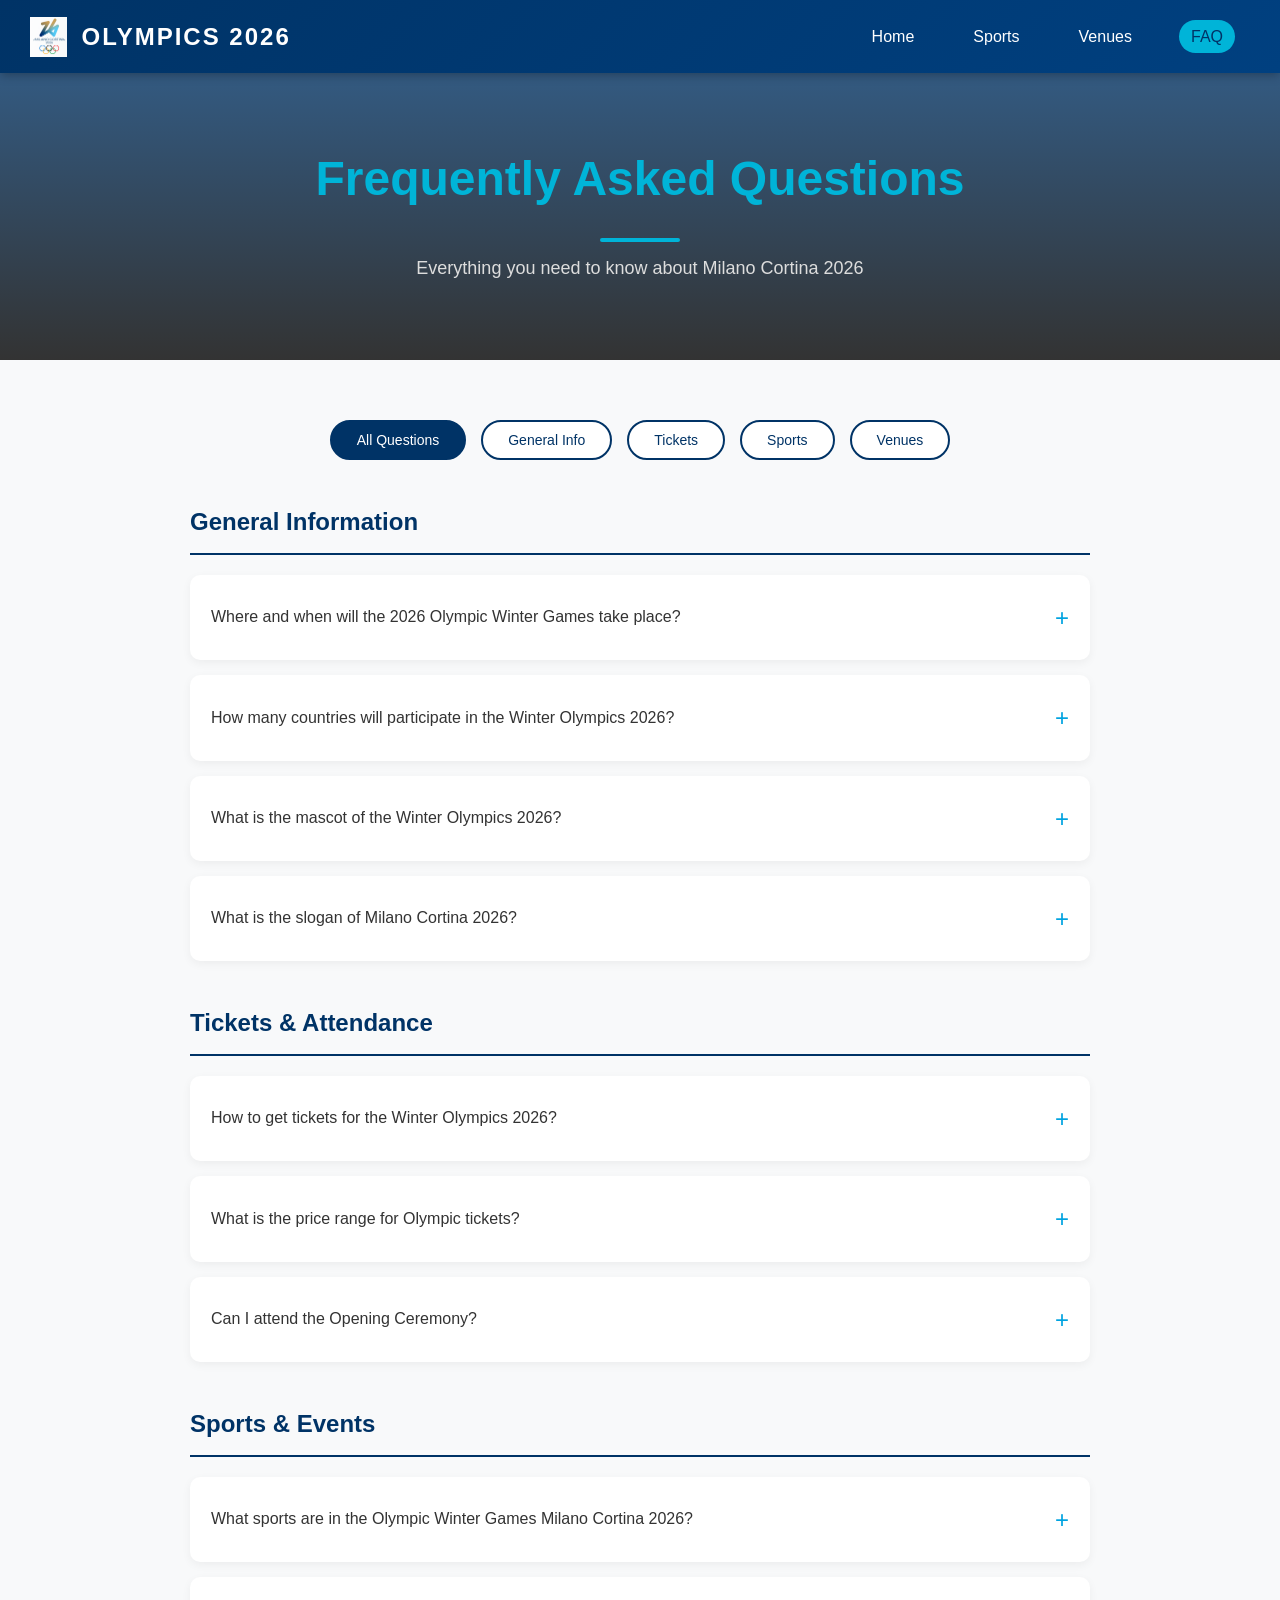
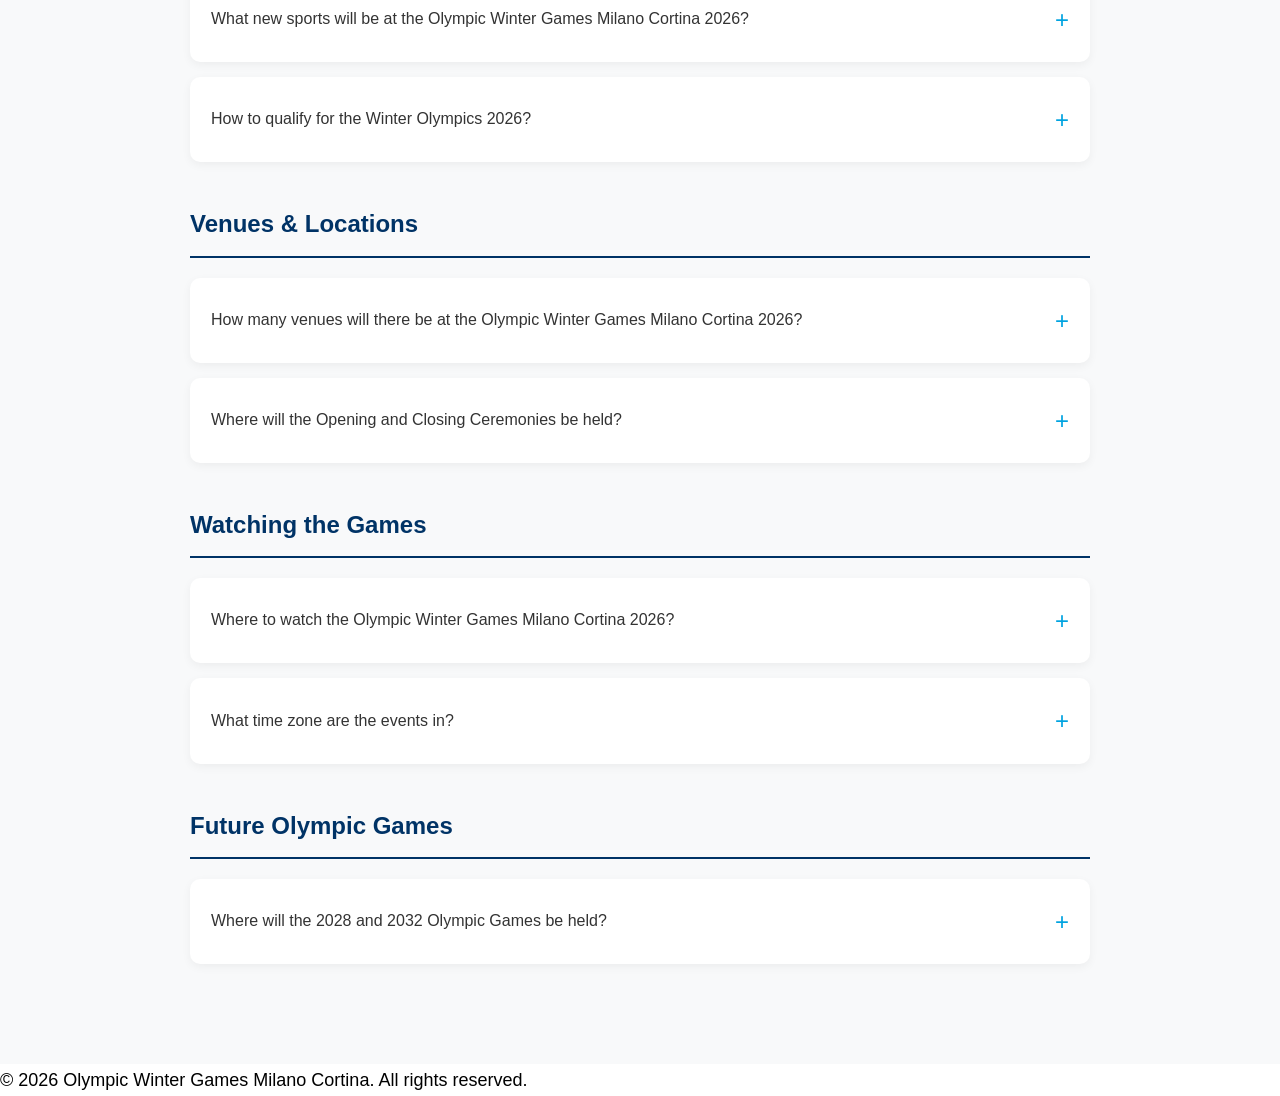
<file: faq.html>
<!DOCTYPE html>
<html lang="en">
<head>
    <meta charset="UTF-8">
    <meta name="viewport" content="width=device-width, initial-scale=1.0">
    <title>FAQ - Olympics 2026</title>
    <link rel="stylesheet" href="styles.css">
    <script src="script.js" defer></script>
</head>
<body>
    <header>
        <div class="logo">
            <img src="logo.png" alt="Olympics 2026 Logo">
            <h1>OLYMPICS 2026</h1>
        </div>
        <nav>
            <a href="index.html">Home</a>
            <a href="sports.html">Sports</a>
            <a href="venues.html">Venues</a>
            <a href="faq.html" class="active">FAQ</a>
        </nav>
    </header>

    <!-- Page Hero -->
    <section class="page-hero faq-hero">
        <h2>Frequently Asked Questions</h2>
        <p>Everything you need to know about Milano Cortina 2026</p>
    </section>

    <!-- FAQ Categories -->
    <section class="faq-page">
        <div class="faq-categories">
            <button class="faq-cat-btn active">All Questions</button>
            <button class="faq-cat-btn">General Info</button>
            <button class="faq-cat-btn">Tickets</button>
            <button class="faq-cat-btn">Sports</button>
            <button class="faq-cat-btn">Venues</button>
        </div>

        <div class="faq-full-container">
            <!-- General Information -->
            <div class="faq-category-section">
                <h3>General Information</h3>
                
                <div class="faq-item">
                    <div class="faq-question">
                        <h4>Where and when will the 2026 Olympic Winter Games take place?</h4>
                        <span class="faq-toggle">+</span>
                    </div>
                    <div class="faq-answer">
                        <p>The 2026 Olympic Winter Games will take place from <strong>February 6-22, 2026</strong> in Milano Cortina, Italy. Events will be held across multiple venues in Milan, Cortina d'Ampezzo, Bormio, Livigno, Antholz-Anterselva, Predazzo, Tesero, and Verona.</p>
                    </div>
                </div>

                <div class="faq-item">
                    <div class="faq-question">
                        <h4>How many countries will participate in the Winter Olympics 2026?</h4>
                        <span class="faq-toggle">+</span>
                    </div>
                    <div class="faq-answer">
                        <p>Approximately <strong>95 countries</strong> are expected to participate in the Milano Cortina 2026 Winter Olympics, with over <strong>2,900 athletes</strong> competing across 15 sports and 116 events.</p>
                    </div>
                </div>

                <div class="faq-item">
                    <div class="faq-question">
                        <h4>What is the mascot of the Winter Olympics 2026?</h4>
                        <span class="faq-toggle">+</span>
                    </div>
                    <div class="faq-answer">
                        <p>The mascots of Milano Cortina 2026 are <strong>Tina and Milo</strong> - two adorable stoats representing the spirit of the Italian Alps. Tina represents the snow, while Milo represents the ice. Together, they embody energy, passion, and the love for winter sports.</p>
                    </div>
                </div>

                <div class="faq-item">
                    <div class="faq-question">
                        <h4>What is the slogan of Milano Cortina 2026?</h4>
                        <span class="faq-toggle">+</span>
                    </div>
                    <div class="faq-answer">
                        <p>The official slogan is <strong>"Together for Tomorrow"</strong>, reflecting the Games' commitment to sustainability and unity through sport.</p>
                    </div>
                </div>
            </div>

            <!-- Tickets -->
            <div class="faq-category-section">
                <h3>Tickets & Attendance</h3>
                
                <div class="faq-item">
                    <div class="faq-question">
                        <h4>How to get tickets for the Winter Olympics 2026?</h4>
                        <span class="faq-toggle">+</span>
                    </div>
                    <div class="faq-answer">
                        <p>Tickets for Milano Cortina 2026 can be purchased through:</p>
                        <ul>
                            <li>The official Olympics website (olympics.com)</li>
                            <li>Official Milano Cortina 2026 ticketing portal</li>
                            <li>Authorized National Olympic Committee resellers</li>
                        </ul>
                        <p>Various ticket packages are available for different events and ceremonies, including single event tickets and multi-event packages.</p>
                    </div>
                </div>

                <div class="faq-item">
                    <div class="faq-question">
                        <h4>What is the price range for Olympic tickets?</h4>
                        <span class="faq-toggle">+</span>
                    </div>
                    <div class="faq-answer">
                        <p>Ticket prices vary depending on the event and seating category:</p>
                        <ul>
                            <li>Opening/Closing Ceremony: €200 - €1,500</li>
                            <li>Popular events (Figure Skating, Ice Hockey): €50 - €300</li>
                            <li>Alpine Skiing: €30 - €150</li>
                            <li>Other events: €20 - €100</li>
                        </ul>
                    </div>
                </div>

                <div class="faq-item">
                    <div class="faq-question">
                        <h4>Can I attend the Opening Ceremony?</h4>
                        <span class="faq-toggle">+</span>
                    </div>
                    <div class="faq-answer">
                        <p>Yes! The Opening Ceremony will be held at <strong>San Siro Stadium in Milan</strong> on February 6, 2026. Tickets are available through official channels. The Closing Ceremony will take place at the historic <strong>Arena di Verona</strong> on February 22, 2026.</p>
                    </div>
                </div>
            </div>

            <!-- Sports -->
            <div class="faq-category-section">
                <h3>Sports & Events</h3>
                
                <div class="faq-item">
                    <div class="faq-question">
                        <h4>What sports are in the Olympic Winter Games Milano Cortina 2026?</h4>
                        <span class="faq-toggle">+</span>
                    </div>
                    <div class="faq-answer">
                        <p>The Games will feature <strong>15 sports</strong> and <strong>116 events</strong>:</p>
                        <ul>
                            <li>Alpine Skiing (11 events)</li>
                            <li>Biathlon (11 events)</li>
                            <li>Bobsled (4 events)</li>
                            <li>Cross-Country Skiing (12 events)</li>
                            <li>Curling (3 events)</li>
                            <li>Figure Skating (5 events)</li>
                            <li>Freestyle Skiing (13 events)</li>
                            <li>Ice Hockey (2 events)</li>
                            <li>Luge (4 events)</li>
                            <li>Nordic Combined (3 events)</li>
                            <li>Short Track Speed Skating (9 events)</li>
                            <li>Skeleton (2 events)</li>
                            <li>Ski Jumping (5 events)</li>
                            <li>Snowboard (11 events)</li>
                            <li>Speed Skating (14 events)</li>
                        </ul>
                    </div>
                </div>

                <div class="faq-item">
                    <div class="faq-question">
                        <h4>What new sports will be at the Olympic Winter Games Milano Cortina 2026?</h4>
                        <span class="faq-toggle">+</span>
                    </div>
                    <div class="faq-answer">
                        <p>Milano Cortina 2026 will feature <strong>Ski Mountaineering</strong> as a new Olympic sport. This exciting addition combines climbing and skiing, with athletes racing up and down mountain terrain.</p>
                    </div>
                </div>

                <div class="faq-item">
                    <div class="faq-question">
                        <h4>How to qualify for the Winter Olympics 2026?</h4>
                        <span class="faq-toggle">+</span>
                    </div>
                    <div class="faq-answer">
                        <p>Athletes qualify through:</p>
                        <ul>
                            <li>World Championship results</li>
                            <li>World Cup standings</li>
                            <li>Continental championships</li>
                            <li>Qualification events specific to each sport</li>
                        </ul>
                        <p>Each sport has its own qualification criteria set by the International Federation. Athletes must also meet their National Olympic Committee's selection standards.</p>
                    </div>
                </div>
            </div>

            <!-- Venues -->
            <div class="faq-category-section">
                <h3>Venues & Locations</h3>
                
                <div class="faq-item">
                    <div class="faq-question">
                        <h4>How many venues will there be at the Olympic Winter Games Milano Cortina 2026?</h4>
                        <span class="faq-toggle">+</span>
                    </div>
                    <div class="faq-answer">
                        <p>Milano Cortina 2026 will use approximately <strong>14 competition venues</strong> across 8 venue clusters:</p>
                        <ul>
                            <li><strong>Milano</strong> - Ice events, Opening Ceremony</li>
                            <li><strong>Cortina d'Ampezzo</strong> - Alpine Skiing, Sliding sports, Curling</li>
                            <li><strong>Bormio</strong> - Alpine Skiing (speed events)</li>
                            <li><strong>Livigno</strong> - Freestyle Skiing, Snowboard</li>
                            <li><strong>Antholz-Anterselva</strong> - Biathlon</li>
                            <li><strong>Predazzo</strong> - Ski Jumping, Nordic Combined</li>
                            <li><strong>Tesero</strong> - Cross-Country Skiing</li>
                            <li><strong>Verona</strong> - Closing Ceremony</li>
                        </ul>
                    </div>
                </div>

                <div class="faq-item">
                    <div class="faq-question">
                        <h4>Where will the Opening and Closing Ceremonies be held?</h4>
                        <span class="faq-toggle">+</span>
                    </div>
                    <div class="faq-answer">
                        <p>The <strong>Opening Ceremony</strong> will take place at <strong>San Siro Stadium</strong> in Milan on February 6, 2026. San Siro is one of the most iconic football stadiums in the world.</p>
                        <p>The <strong>Closing Ceremony</strong> will be held at the historic <strong>Arena di Verona</strong> on February 22, 2026. This ancient Roman amphitheatre, built in the 1st century, will provide a spectacular backdrop for the closing celebration.</p>
                    </div>
                </div>
            </div>

            <!-- Watching -->
            <div class="faq-category-section">
                <h3>Watching the Games</h3>
                
                <div class="faq-item">
                    <div class="faq-question">
                        <h4>Where to watch the Olympic Winter Games Milano Cortina 2026?</h4>
                        <span class="faq-toggle">+</span>
                    </div>
                    <div class="faq-answer">
                        <p>You can watch the Games through multiple platforms:</p>
                        <ul>
                            <li><strong>Olympic Channel</strong> - Free streaming of select events</li>
                            <li><strong>Official broadcast partners</strong> in your country</li>
                            <li><strong>Olympics app</strong> - Live streaming and highlights</li>
                            <li><strong>olympics.com</strong> - Results, highlights, and updates</li>
                        </ul>
                        <p>Check your local listings for broadcast schedules in your region.</p>
                    </div>
                </div>

                <div class="faq-item">
                    <div class="faq-question">
                        <h4>What time zone are the events in?</h4>
                        <span class="faq-toggle">+</span>
                    </div>
                    <div class="faq-answer">
                        <p>All events will be held in <strong>Central European Time (CET)</strong>, which is UTC+1. During the Games period, Italy will be in CET (not daylight saving time).</p>
                    </div>
                </div>
            </div>

            <!-- Future Games -->
            <div class="faq-category-section">
                <h3>Future Olympic Games</h3>
                
                <div class="faq-item">
                    <div class="faq-question">
                        <h4>Where will the 2028 and 2032 Olympic Games be held?</h4>
                        <span class="faq-toggle">+</span>
                    </div>
                    <div class="faq-answer">
                        <p>Upcoming Olympic Games:</p>
                        <ul>
                            <li><strong>Los Angeles 2028</strong> - Summer Olympics (July 14-30, 2028)</li>
                            <li><strong>French Alps 2030</strong> - Winter Olympics</li>
                            <li><strong>Brisbane 2032</strong> - Summer Olympics</li>
                            <li><strong>Salt Lake City-Utah 2034</strong> - Winter Olympics</li>
                        </ul>
                    </div>
                </div>
            </div>
        </div>
    </section>

    <!-- Footer -->
    <footer>
        <div class="footer-bottom">
            <p>© 2026 Olympic Winter Games Milano Cortina. All rights reserved.</p>
        </div>
    </footer>
</body>
</html>
</file>
<file: styles.css>
* {
    margin: 0;
    padding: 0;
    box-sizing: border-box;
}

body {
    font-family: Arial, sans-serif;
    font-size: 18px;
    line-height: 1.8;
    scroll-behavior: smooth;
}

header {
    background: linear-gradient(135deg, #003366, #004080);
    color: white;
    padding: 15px 30px;
    display: flex;
    justify-content: space-between;
    align-items: center;
    position: fixed;
    width: 100%;
    top: 0;
    z-index: 100;
    box-shadow: 0 2px 10px rgba(0,0,0,0.3);
}

.logo {
    display: flex;
    align-items: center;
    gap: 10px;
}

.logo img {
    height: 40px;
    width: auto;
}

.logo h1 {
    font-size: 24px;
    margin-left: 5px;
    letter-spacing: 2px;
}

nav a {
    color: white; 
    text-decoration: none;
    margin: 0 15px;
    font-size: 16px;
    padding: 8px 12px;
    border-radius: 20px;
    transition: all 0.3s;
}

nav a:hover {
    background-color: #00b4d8;
    color: #003366;
}
.hero {
    background: linear-gradient(rgba(0,51,102,0.7), rgba(0,0,0,0.7)), 
                url('https://images.unsplash.com/photo-1551698618-1dfe5d97d256?w=1200');
    background-size: cover;
    background-position: center;
    background-attachment: fixed;
    height: 500px;
    display: flex;
    align-items: center;
    justify-content: center;
    text-align: center;
    color: white;
    margin-top: 60px;
}

.hero-content h2 {
    font-size: 56px;
    margin-bottom: 10px;
    animation: fadeIn 1s ease-in;
    color: #00b4d8;
    text-shadow: 2px 2px 4px rgba(0,0,0,0.5);
    letter-spacing: 3px;
}

.hero-content h3 {
    font-size: 32px;
    color: white;
    margin-bottom: 10px;
    animation: fadeIn 1.5s ease-in;
    letter-spacing: 5px;
    text-transform: uppercase;
}

.hero-content p {
    font-size: 24px;
    margin-bottom: 25px;
    animation: fadeIn 2s ease-in;
    color: #ddd;
}

.btn {
    background-color: #00b4d8;
    color: #003366;
    padding: 12px 30px;
    text-decoration: none;
    border-radius: 30px;
    font-weight: bold;
    font-size: 16px;
    letter-spacing: 1px;
    transition: all 0.3s;
    box-shadow: 0 4px 15px rgba(244, 195, 0, 0.4);
}

.btn:hover {
    background-color: white;
    transform: translateY(-3px);
    box-shadow: 0 6px 20px rgba(244, 195, 0, 0.6);
}
section {
    padding: 80px 40px;
}

section h2 {
    text-align: center;
    font-size: 42px;
    margin-bottom: 50px;
    color: #003366;
    position: relative;
}

section h2::after {
    content: "";
    display: block;
    width: 80px;
    height: 4px;
    background-color: #00b4d8;
    margin: 15px auto 0;
    border-radius: 2px;
}

.sports {
    background-color: #f8f9fa;
}

.sports-grid {
    display: grid;
    grid-template-columns: repeat(4, 1fr);
    gap: 30px;
    max-width: 1200px;
    margin: 0 auto;
}

.sport-card {
    background-color: white;
    border-radius: 15px;
    overflow: hidden;
    box-shadow: 0 5px 15px rgba(0,0,0,0.1);
    text-align: center;
    transition: all 0.3s;
}

.sport-card:hover {
    transform: translateY(-10px);
    box-shadow: 0 15px 30px rgba(0,51,102,0.2);
}

.sport-card img {
    width: 100%;
    height: 200px;
    object-fit: cover;
    transition: transform 0.4s;
}

.sport-card:hover img {
    transform: scale(1.1);
}

.sport-card h3 {
    padding: 18px 15px 8px;
    font-size: 24px;
    color: #003366;
}

.sport-card p {
    padding: 0 15px 25px;
    font-size: 17px;
    color: #666;
    line-height: 1.5;
}
table {
    width: 100%;
    max-width: 1000px;
    margin: 0 auto;
    border-collapse: collapse;
    background-color: white;
    box-shadow: 0 8px 25px rgba(0,0,0,0.12);
    border-radius: 12px;
    overflow: hidden;
}

th, td {
    padding: 22px 30px;
    text-align: left;
    border-bottom: 1px solid #eee;
    font-size: 17px;
}

th {
    background: linear-gradient(135deg, #003366, #004080);
    color: white;
    font-weight: bold;
    text-transform: uppercase;
    font-size: 16px;
    letter-spacing: 1px;
    padding: 20px 30px;
}

tr:hover {
    background-color: #f0f7ff;
    transition: background-color 0.3s;
}

tr:last-child td {
    border-bottom: none;
}

.schedule {
    background-color: white;
}

.medals {
    background-color: #f8f9fa;
}

/* News Section */
.news {
    background: linear-gradient(135deg, #003366, #004080);
    color: white;
}

.news h2 {
    color: white;
}

.news h2::after {
    background-color: #00b4d8;
}

.news-grid {
    display: grid;
    grid-template-columns: repeat(3, 1fr);
    gap: 30px;
    max-width: 1200px;
    margin: 0 auto;
}

.news-card {
    background-color: white;
    border-radius: 15px;
    overflow: hidden;
    box-shadow: 0 5px 20px rgba(0,0,0,0.2);
    transition: all 0.3s;
}

.news-card:hover {
    transform: translateY(-10px);
    box-shadow: 0 15px 35px rgba(0,0,0,0.3);
}

.news-card img {
    width: 100%;
    height: 180px;
    object-fit: cover;
    transition: transform 0.4s;
}

.news-card:hover img {
    transform: scale(1.05);
}

.news-content {
    padding: 20px;
}

.news-date {
    font-size: 13px;
    color: #00b4d8;
    font-weight: bold;
    background-color: #003366;
    padding: 5px 12px;
    border-radius: 20px;
    display: inline-block;
}

.news-content h3 {
    font-size: 22px;
    color: #003366;
    margin: 15px 0 10px;
    line-height: 1.4;
}

.news-content p {
    font-size: 17px;
    color: #666;
    line-height: 1.6;
}

/* Footer Styles */
.new-footer {
    background: #0a1628;
    color: white;
    position: relative;
    overflow: hidden;
}

.footer-wave {
    position: absolute;
    top: -1px;
    left: 0;
    width: 100%;
    line-height: 0;
}

.footer-wave svg {
    width: 100%;
    height: 80px;
}

.footer-content-wrapper {
    max-width: 1200px;
    margin: 0 auto;
    padding: 100px 40px 40px;
}

.footer-grid {
    display: grid;
    grid-template-columns: 2fr 1fr 1fr 1.5fr;
    gap: 60px;
    margin-bottom: 50px;
}

/* Brand Section */
.footer-brand-section {
    padding-right: 40px;
}

.footer-olympic-rings {
    display: flex;
    gap: 6px;
    margin-bottom: 20px;
}

.footer-olympic-rings .ring {
    width: 24px;
    height: 24px;
}

.footer-title {
    font-size: 32px;
    font-weight: 700;
    margin-bottom: 10px;
    background: linear-gradient(135deg, #00b4d8, #48cae4);
    -webkit-background-clip: text;
    -webkit-text-fill-color: transparent;
    background-clip: text;
}

.footer-tagline {
    font-size: 16px;
    color: rgba(255,255,255,0.6);
    margin-bottom: 25px;
    font-style: italic;
}

.footer-social {
    display: flex;
    gap: 12px;
}

.social-btn {
    width: 45px;
    height: 45px;
    background: rgba(255,255,255,0.05);
    border-radius: 12px;
    display: flex;
    align-items: center;
    justify-content: center;
    font-size: 20px;
    text-decoration: none;
    transition: all 0.3s ease;
    border: 1px solid rgba(255,255,255,0.1);
}

.social-btn:hover {
    background: linear-gradient(135deg, #00b4d8, #0077b6);
    transform: translateY(-4px);
    box-shadow: 0 8px 25px rgba(0, 180, 216, 0.3);
}

/* Links Sections */
.footer-links-section h4,
.footer-newsletter h4 {
    font-size: 14px;
    text-transform: uppercase;
    letter-spacing: 3px;
    color: #00b4d8;
    margin-bottom: 25px;
    font-weight: 600;
}

.footer-links-section ul {
    list-style: none;
    padding: 0;
    margin: 0;
}

.footer-links-section ul li {
    margin-bottom: 15px;
}

.footer-links-section ul li a {
    color: rgba(255,255,255,0.7);
    text-decoration: none;
    font-size: 15px;
    transition: all 0.3s ease;
    display: inline-block;
}

.footer-links-section ul li a:hover {
    color: #00b4d8;
    transform: translateX(5px);
}

/* Newsletter */
.footer-newsletter p {
    color: rgba(255,255,255,0.6);
    font-size: 14px;
    margin-bottom: 20px;
    line-height: 1.6;
}

.newsletter-form {
    display: flex;
    gap: 0;
    border-radius: 12px;
    overflow: hidden;
    background: rgba(255,255,255,0.05);
    border: 1px solid rgba(255,255,255,0.1);
}

.newsletter-form input {
    flex: 1;
    padding: 15px 18px;
    border: none;
    background: transparent;
    color: white;
    font-size: 14px;
    outline: none;
}

.newsletter-form input::placeholder {
    color: rgba(255,255,255,0.4);
}

.newsletter-form button {
    padding: 15px 22px;
    background: linear-gradient(135deg, #00b4d8, #0077b6);
    border: none;
    color: white;
    font-size: 18px;
    cursor: pointer;
    transition: all 0.3s ease;
}

.newsletter-form button:hover {
    background: linear-gradient(135deg, #48cae4, #00b4d8);
}

/* Divider */
.footer-divider {
    height: 1px;
    background: linear-gradient(90deg, transparent, rgba(0, 180, 216, 0.3), transparent);
    margin-bottom: 30px;
}

/* Bottom Row */
.footer-bottom-row {
    display: flex;
    justify-content: space-between;
    align-items: center;
    flex-wrap: wrap;
    gap: 20px;
}

.copyright {
    color: rgba(255,255,255,0.4);
    font-size: 14px;
    margin: 0;
}

.footer-legal {
    display: flex;
    gap: 25px;
}

.footer-legal a,
.footer-legal span {
    color: rgba(255,255,255,0.4);
    text-decoration: none;
    font-size: 13px;
    transition: color 0.3s ease;
}

.footer-legal a:hover {
    color: #00b4d8;
}

/* Footer Responsive */
@media (max-width: 992px) {
    .footer-grid {
        grid-template-columns: 1fr 1fr;
        gap: 40px;
    }
    
    .footer-brand-section {
        grid-column: span 2;
        padding-right: 0;
        text-align: center;
    }
    
    .footer-olympic-rings,
    .footer-social {
        justify-content: center;
    }
}

@media (max-width: 600px) {
    .footer-content-wrapper {
        padding: 80px 20px 30px;
    }
    
    .footer-grid {
        grid-template-columns: 1fr;
        gap: 35px;
        text-align: center;
    }
    
    .footer-brand-section {
        grid-column: span 1;
    }
    
    .footer-title {
        font-size: 26px;
    }
    
    .footer-bottom-row {
        flex-direction: column;
        text-align: center;
    }
    
    .newsletter-form {
        flex-direction: column;
        border-radius: 12px;
    }
    
    .newsletter-form button {
        border-radius: 0 0 12px 12px;
    }
}

/* Keyframe Animation */
@keyframes fadeIn {
    from {
        opacity: 0;
        transform: translateY(-20px);
    }
    to {
        opacity: 1;
        transform: translateY(0);
    }
}

@media (max-width: 768px) {
    header {
        flex-direction: column;
        gap: 10px;
        padding: 15px;
    }
    
    .sports-grid {
        grid-template-columns: repeat(2, 1fr);
    }
    
    .news-grid {
        grid-template-columns: 1fr;
    }
    
    .hero-content h2 {
        font-size: 32px;
    }
    
    .hero-content h3 {
        font-size: 18px;
    }
    
    table {
        font-size: 14px;
    }
    
    th, td {
        padding: 10px;
    }
    
    .footer-content {
        grid-template-columns: 1fr;
        text-align: center;
        gap: 40px;
        padding: 50px 30px;
    }
    
    .footer-section {
        padding: 10px;
    }
    
    .footer-section h3 {
        font-size: 24px;
    }
    
    .footer-section a,
    .footer-section p {
        font-size: 16px;
    }
    
    .footer-app .app-buttons {
        justify-content: center;
    }
    
    section {
        padding: 50px 20px;
    }
}

@media (max-width: 1200px) {
    .footer-content {
        grid-template-columns: repeat(2, 1fr);
        gap: 40px;
        padding: 60px 40px;
    }
}

@media (max-width: 480px) {
    .sports-grid {
        grid-template-columns: 1fr;
    }
    
    nav a {
        margin: 0 8px;
        font-size: 12px;
        padding: 6px 10px;
    }
    
    .hero-content h2 {
        font-size: 26px;
    }
    
    section h2 {
        font-size: 24px;
    }
}

/* Discover Milano Cortina Map Section */
.discover-map {
    background: linear-gradient(135deg, #0a1628, #1a3a5c);
    padding: 60px 30px;
    color: white;
}

.discover-map h2 {
    text-align: center;
    font-size: 42px;
    color: white;
    margin-bottom: 10px;
}

.map-subtitle {
    text-align: center;
    color: #8fa8c8;
    font-size: 18px;
    margin-bottom: 40px;
}

.map-container {
    max-width: 1200px;
    margin: 0 auto 40px;
    background: linear-gradient(180deg, #0d2137, #1a3a5c);
    border-radius: 20px;
    padding: 30px;
    box-shadow: 0 20px 50px rgba(0,0,0,0.4);
    border: 1px solid #2d5a87;
}

/* Real Map Styles */
.real-map {
    width: 100%;
    border-radius: 15px;
    overflow: hidden;
    box-shadow: 0 10px 30px rgba(0,0,0,0.3);
}

.real-map iframe {
    display: block;
    width: 100%;
    height: 450px;
}

/* Venue Legend */
.venue-legend {
    display: grid;
    grid-template-columns: repeat(3, 1fr);
    gap: 20px;
    margin-top: 30px;
    padding: 25px;
    background: rgba(255,255,255,0.05);
    border-radius: 15px;
    border: 1px solid rgba(255,255,255,0.1);
}

.legend-item {
    display: flex;
    align-items: center;
    gap: 12px;
    font-size: 16px;
    color: #ccc;
}

.legend-dot {
    width: 16px;
    height: 16px;
    border-radius: 50%;
    flex-shrink: 0;
    box-shadow: 0 0 10px currentColor;
}

.legend-dot.milano { background: #ff4444; box-shadow: 0 0 10px #ff4444; }
.legend-dot.cortina { background: #00a3e0; box-shadow: 0 0 10px #00a3e0; }
.legend-dot.bormio { background: #00b4d8; box-shadow: 0 0 10px #00b4d8; }
.legend-dot.livigno { background: #00ff88; box-shadow: 0 0 10px #00ff88; }
.legend-dot.anterselva { background: #ff66ff; box-shadow: 0 0 10px #ff66ff; }
.legend-dot.verona { background: #ff8800; box-shadow: 0 0 10px #ff8800; }

/* Map Image Placeholder */
.map-image-placeholder {
    width: 100%;
    border-radius: 15px;
    overflow: hidden;
    box-shadow: 0 10px 30px rgba(0,0,0,0.3);
}

.map-image-placeholder img {
    width: 100%;
    height: auto;
    display: block;
    border-radius: 15px;
    transition: transform 0.3s ease;
}

.map-image-placeholder img:hover {
    transform: scale(1.02);
}

@media (max-width: 992px) {
    .venue-legend {
        grid-template-columns: repeat(2, 1fr);
    }
}

@media (max-width: 600px) {
    .venue-legend {
        grid-template-columns: 1fr;
    }
    
    .real-map iframe {
        height: 350px;
    }
}

.italy-map {
    position: relative;
    width: 100%;
    height: 400px;
    background: radial-gradient(ellipse at center, #1a3a5c 0%, #0a1628 100%);
    border-radius: 15px;
    overflow: hidden;
}

.map-svg {
    width: 100%;
    height: 100%;
    position: absolute;
    top: 0;
    left: 0;
}

.italy-outline {
    opacity: 0.6;
}

.alps {
    opacity: 0.4;
}

/* Venue Markers */
.venue-marker {
    position: absolute;
    cursor: pointer;
    z-index: 10;
}

.marker-dot {
    width: 16px;
    height: 16px;
    background: #00a3e0;
    border-radius: 50%;
    border: 3px solid white;
    box-shadow: 0 0 15px rgba(0, 163, 224, 0.8), 0 0 30px rgba(0, 163, 224, 0.4);
    transition: all 0.3s ease;
}

.venue-marker:hover .marker-dot {
    transform: scale(1.3);
    background: #00b4d8;
    box-shadow: 0 0 20px rgba(244, 195, 0, 0.8), 0 0 40px rgba(244, 195, 0, 0.4);
}

.marker-info {
    position: absolute;
    bottom: 30px;
    left: 50%;
    transform: translateX(-50%);
    background: rgba(255, 255, 255, 0.95);
    color: #003366;
    padding: 15px;
    border-radius: 10px;
    min-width: 180px;
    opacity: 0;
    visibility: hidden;
    transition: all 0.3s ease;
    box-shadow: 0 10px 30px rgba(0,0,0,0.3);
    text-align: center;
}

.venue-marker:hover .marker-info {
    opacity: 1;
    visibility: visible;
    bottom: 35px;
}

.marker-info h4 {
    font-size: 14px;
    margin-bottom: 5px;
    color: #003366;
}

.marker-info p {
    font-size: 12px;
    color: #666;
    margin-bottom: 8px;
}

.venue-type {
    display: inline-block;
    background: #003366;
    color: white;
    padding: 3px 10px;
    border-radius: 15px;
    font-size: 10px;
    font-weight: bold;
    text-transform: uppercase;
}

/* Venue Cards */
.venue-cards {
    display: grid;
    grid-template-columns: repeat(4, 1fr);
    gap: 20px;
    max-width: 1000px;
    margin: 0 auto;
}

.venue-card {
    background: rgba(255, 255, 255, 0.1);
    border-radius: 15px;
    overflow: hidden;
    border: 1px solid rgba(255, 255, 255, 0.2);
    transition: all 0.3s ease;
}

.venue-card:hover {
    transform: translateY(-5px);
    background: rgba(255, 255, 255, 0.15);
    box-shadow: 0 15px 40px rgba(0,0,0,0.3);
}

.venue-card img {
    width: 100%;
    height: 120px;
    object-fit: cover;
}

.venue-card-content {
    padding: 15px;
}

.venue-card-content h4 {
    font-size: 18px;
    color: white;
    margin-bottom: 5px;
}

.venue-card-content p {
    font-size: 15px;
    color: #8fa8c8;
}

/* Responsive for Map */
@media (max-width: 992px) {
    .venue-cards {
        grid-template-columns: repeat(2, 1fr);
    }
    
    .italy-map {
        height: 350px;
    }
}

@media (max-width: 768px) {
    .italy-map {
        height: 300px;
    }
    
    .marker-info {
        min-width: 150px;
        padding: 10px;
    }
    
    .marker-info h4 {
        font-size: 12px;
    }
    
    .marker-info p {
        font-size: 10px;
    }
    
    .discover-map h2 {
        font-size: 28px;
    }
}

@media (max-width: 480px) {
    .venue-cards {
        grid-template-columns: 1fr;
    }
    
    .italy-map {
        height: 250px;
    }
    
    .marker-dot {
        width: 12px;
        height: 12px;
    }
}

/* About the Games Section */
.about-games {
    background: white;
    padding: 60px 30px;
}

.about-games h2 {
    text-align: center;
    font-size: 32px;
    color: #003366;
    margin-bottom: 40px;
}

.about-grid {
    display: grid;
    grid-template-columns: repeat(4, 1fr);
    gap: 25px;
    max-width: 1100px;
    margin: 0 auto;
}

.about-card {
    background: #f8f9fa;
    border-radius: 15px;
    padding: 30px 20px;
    text-align: center;
    transition: all 0.3s ease;
}

.about-card:hover {
    background: #003366;
    color: white;
}

.about-card:hover h3,
.about-card:hover p,
.about-card:hover a {
    color: white;
}

.about-icon {
    font-size: 45px;
    margin-bottom: 15px;
}

.about-card h3 {
    font-size: 22px;
    color: #003366;
    margin-bottom: 10px;
}

.about-card p {
    font-size: 17px;
    color: #666;
    margin-bottom: 15px;
}

.about-card a {
    color: #003366;
    font-weight: bold;
    text-decoration: none;
    font-size: 16px;
}

/* FAQ Section */
.faq-section {
    background: #0a1628;
    padding: 60px 30px;
    color: white;
}

.faq-section h2 {
    text-align: center;
    font-size: 38px;
    margin-bottom: 40px;
}

.faq-container {
    max-width: 800px;
    margin: 0 auto;
}

.faq-item {
    background: rgba(255,255,255,0.05);
    border-radius: 10px;
    margin-bottom: 15px;
    overflow: hidden;
    border: 1px solid rgba(255,255,255,0.1);
}

.faq-question {
    display: flex;
    justify-content: space-between;
    align-items: center;
    padding: 20px;
    cursor: pointer;
    transition: all 0.3s;
}

.faq-question:hover {
    background: rgba(255,255,255,0.1);
}

.faq-question h3 {
    font-size: 20px;
    font-weight: 500;
}

.faq-toggle {
    font-size: 24px;
    color: #00a3e0;
}

.faq-answer {
    padding: 0 20px 20px;
    color: #8fa8c8;
    font-size: 17px;
    line-height: 1.8;
}

/* Next Olympic Games Section */
.next-games {
    background: #f8f9fa;
    padding: 60px 30px;
}

.next-games h2 {
    text-align: center;
    font-size: 38px;
    color: #003366;
    margin-bottom: 40px;
}

.next-games-grid {
    display: grid;
    grid-template-columns: repeat(4, 1fr);
    gap: 25px;
    max-width: 1100px;
    margin: 0 auto;
}

.next-game-card {
    background: white;
    border-radius: 15px;
    overflow: hidden;
    box-shadow: 0 5px 20px rgba(0,0,0,0.08);
    transition: all 0.3s ease;
}

.next-game-card:hover {
    transform: translateY(-8px);
    box-shadow: 0 15px 40px rgba(0,0,0,0.15);
}

.next-game-card img {
    width: 100%;
    height: 140px;
    object-fit: cover;
}

.next-game-content {
    padding: 20px;
    text-align: center;
}

.next-game-content h3 {
    font-size: 20px;
    color: #003366;
    margin-bottom: 5px;
}

.next-game-content p {
    font-size: 16px;
    color: #666;
    margin-bottom: 10px;
}

.game-date {
    display: inline-block;
    background: #003366;
    color: white;
    padding: 5px 15px;
    border-radius: 20px;
    font-size: 14px;
}

/* SEPARATE PAGES STYLES */

/* Responsive for Sections */
@media (max-width: 992px) {
    .about-grid {
        grid-template-columns: repeat(2, 1fr);
    }
    
    .next-games-grid {
        grid-template-columns: repeat(2, 1fr);
    }
}

@media (max-width: 768px) {
    .faq-question h3 {
        font-size: 14px;
    }
}

@media (max-width: 480px) {
    .about-grid {
        grid-template-columns: 1fr;
    }
    
    .next-games-grid {
        grid-template-columns: 1fr;
    }
}

/* ==================== */
/* SEPARATE PAGES STYLES */
/* ==================== */

/* Active Navigation Link */
nav a.active {
    background-color: #00b4d8;
    color: #003366;
}

/* Page Hero Section */
.page-hero {
    background: linear-gradient(rgba(0,51,102,0.8), rgba(0,0,0,0.8)), 
                url('https://images.unsplash.com/photo-1551698618-1dfe5d97d256?w=1200');
    background-size: cover;
    background-position: center;
    height: 300px;
    display: flex;
    flex-direction: column;
    align-items: center;
    justify-content: center;
    text-align: center;
    color: white;
    margin-top: 60px;
}

.page-hero h2 {
    font-size: 48px;
    margin-bottom: 10px;
    color: #00b4d8;
}

.page-hero p {
    font-size: 18px;
    color: #ddd;
}

.venues-hero {
    background: linear-gradient(rgba(0,51,102,0.8), rgba(0,0,0,0.8)), 
                url('https://images.unsplash.com/photo-1555209971-d7cc4e837e56?w=1200');
    background-size: cover;
    background-position: center;
}

.faq-hero {
    background: linear-gradient(rgba(0,51,102,0.8), rgba(0,0,0,0.8)), 
                url('https://images.unsplash.com/photo-1520333789090-1afc82db536a?w=1200');
    background-size: cover;
    background-position: center;
}

.news-hero {
    background: linear-gradient(rgba(0,51,102,0.8), rgba(0,0,0,0.8)), 
                url('https://images.unsplash.com/photo-1517483000871-1dbf64a6e1c6?w=1200');
    background-size: cover;
    background-position: center;
}

/* Section Subtitle */
.section-subtitle {
    text-align: center;
    color: #666;
    font-size: 16px;
    margin-bottom: 40px;
}

/* ==================== */
/* SPORTS PAGE STYLES */
/* ==================== */

.all-sports {
    padding: 60px 30px;
    background: #f8f9fa;
}

.all-sports h2 {
    text-align: center;
    font-size: 32px;
    color: #003366;
    margin-bottom: 10px;
}

.sports-full-grid {
    display: grid;
    grid-template-columns: repeat(3, 1fr);
    gap: 30px;
    max-width: 1200px;
    margin: 0 auto;
}

.sport-full-card {
    background: white;
    border-radius: 15px;
    overflow: hidden;
    box-shadow: 0 5px 20px rgba(0,0,0,0.08);
    transition: all 0.3s ease;
}

.sport-full-card:hover {
    transform: translateY(-8px);
    box-shadow: 0 15px 40px rgba(0,0,0,0.15);
}

.sport-full-card img {
    width: 100%;
    height: 180px;
    object-fit: cover;
}

.sport-full-content {
    padding: 20px;
}

.sport-full-content h3 {
    font-size: 20px;
    color: #003366;
    margin-bottom: 10px;
}

.sport-full-content p {
    font-size: 14px;
    color: #666;
    margin-bottom: 15px;
    line-height: 1.6;
}

.sport-events {
    display: flex;
    gap: 15px;
}

.sport-events span {
    background: #003366;
    color: white;
    padding: 5px 12px;
    border-radius: 20px;
    font-size: 12px;
}

/* ==================== */
/* VENUES PAGE STYLES */
/* ==================== */

.venues-overview {
    padding: 60px 30px;
    background: white;
}

.venues-overview h2 {
    text-align: center;
    font-size: 32px;
    color: #003366;
    margin-bottom: 10px;
}

.venues-full-grid {
    display: grid;
    grid-template-columns: repeat(2, 1fr);
    gap: 30px;
    max-width: 1100px;
    margin: 0 auto;
}

.venue-full-card {
    background: #f8f9fa;
    border-radius: 15px;
    overflow: hidden;
    display: flex;
    box-shadow: 0 5px 20px rgba(0,0,0,0.08);
    transition: all 0.3s ease;
}

.venue-full-card:hover {
    box-shadow: 0 15px 40px rgba(0,0,0,0.15);
}

.venue-full-card img {
    width: 200px;
    height: 100%;
    object-fit: cover;
    min-height: 280px;
}

.venue-full-content {
    padding: 20px;
    flex: 1;
}

.venue-full-content h3 {
    font-size: 22px;
    color: #003366;
    margin-bottom: 5px;
}

.venue-type-tag {
    display: inline-block;
    background: #00b4d8;
    color: #003366;
    padding: 3px 12px;
    border-radius: 15px;
    font-size: 11px;
    font-weight: bold;
    margin-bottom: 10px;
}

.venue-full-content > p {
    font-size: 14px;
    color: #666;
    margin-bottom: 15px;
}

.venue-sports h4 {
    font-size: 14px;
    color: #003366;
    margin-bottom: 8px;
}

.venue-sports ul {
    list-style: none;
    padding: 0;
    margin-bottom: 15px;
}

.venue-sports li {
    font-size: 13px;
    color: #666;
    padding: 3px 0;
    padding-left: 15px;
    position: relative;
}

.venue-sports li:before {
    content: "•";
    position: absolute;
    left: 0;
    color: #003366;
}

.venue-info {
    display: flex;
    gap: 15px;
}

.venue-info span {
    font-size: 12px;
    color: #666;
}

.venues-map-section {
    background: linear-gradient(135deg, #0a1628, #1a3a5c);
    padding: 60px 30px;
}

.venues-map-section h2 {
    text-align: center;
    color: white;
    font-size: 32px;
    margin-bottom: 40px;
}

/* ==================== */
/* FAQ PAGE STYLES */
/* ==================== */

.faq-page {
    padding: 60px 30px;
    background: #f8f9fa;
}

.faq-categories {
    display: flex;
    justify-content: center;
    gap: 15px;
    margin-bottom: 40px;
    flex-wrap: wrap;
}

.faq-cat-btn {
    background: white;
    border: 2px solid #003366;
    color: #003366;
    padding: 10px 25px;
    border-radius: 25px;
    cursor: pointer;
    font-size: 14px;
    transition: all 0.3s;
}

.faq-cat-btn:hover,
.faq-cat-btn.active {
    background: #003366;
    color: white;
}

.faq-full-container {
    max-width: 900px;
    margin: 0 auto;
}

.faq-category-section {
    margin-bottom: 40px;
}

.faq-category-section > h3 {
    font-size: 24px;
    color: #003366;
    margin-bottom: 20px;
    padding-bottom: 10px;
    border-bottom: 2px solid #003366;
}

.faq-page .faq-item {
    background: white;
    border-radius: 10px;
    margin-bottom: 15px;
    box-shadow: 0 3px 10px rgba(0,0,0,0.05);
}

.faq-page .faq-question {
    padding: 20px;
    display: flex;
    justify-content: space-between;
    align-items: center;
    cursor: pointer;
}

.faq-page .faq-question h4 {
    font-size: 16px;
    color: #333;
    font-weight: 500;
}

.faq-page .faq-answer {
    padding: 0 20px 20px;
    color: #666;
    font-size: 14px;
    line-height: 1.8;
}

.faq-page .faq-answer ul {
    margin: 10px 0;
    padding-left: 20px;
}

.faq-page .faq-answer li {
    margin-bottom: 5px;
}

.faq-contact {
    background: #003366;
    padding: 60px 30px;
    text-align: center;
    color: white;
}

.faq-contact h2 {
    font-size: 32px;
    margin-bottom: 15px;
}

.faq-contact p {
    font-size: 16px;
    margin-bottom: 25px;
    color: #ddd;
}

/* ==================== */
/* RESPONSIVE FOR PAGES */
/* ==================== */

@media (max-width: 992px) {
    .sports-full-grid {
        grid-template-columns: repeat(2, 1fr);
    }
    
    .venues-full-grid {
        grid-template-columns: 1fr;
    }
    
    .venue-full-card {
        flex-direction: column;
    }
    
    .venue-full-card img {
        width: 100%;
        height: 200px;
        min-height: auto;
    }
    
    .news-full-grid {
        grid-template-columns: repeat(2, 1fr);
    }
    
    .featured-news-card {
        flex-direction: column;
    }
    
    .featured-news-card img {
        width: 100%;
        height: 300px;
    }
}

@media (max-width: 768px) {
    .page-hero h2 {
        font-size: 36px;
    }
    
    .sports-full-grid {
        grid-template-columns: 1fr;
    }
    
    .news-full-grid {
        grid-template-columns: 1fr;
    }
    
    .faq-categories,
    .news-filters {
        gap: 10px;
    }
    
    .faq-cat-btn,
    .news-filter-btn {
        padding: 8px 15px;
        font-size: 12px;
    }
    
    .newsletter-form {
        flex-direction: column;
    }
}

@media (max-width: 480px) {
    .page-hero {
        height: 250px;
    }
    
    .page-hero h2 {
        font-size: 28px;
    }
    
    .featured-news-content {
        padding: 20px;
    }
    
    .featured-news-content h2 {
        font-size: 22px;
    }
}

/* ==================== NEW EXPANDED SECTIONS ==================== */

/* Section Subtitle */
.section-subtitle {
    font-size: 20px;
    color: #666;
    margin-top: -20px;
    margin-bottom: 40px;
    text-align: center;
}

/* View All Button */
.view-all-btn {
    display: inline-block;
    background: linear-gradient(135deg, #003366, #004080);
    color: white;
    font-size: 18px;
    padding: 15px 40px;
    border-radius: 30px;
    text-decoration: none;
    font-weight: bold;
    margin-top: 30px;
    transition: all 0.3s ease;
    text-transform: uppercase;
    letter-spacing: 1px;
}

.view-all-btn:hover {
    transform: translateY(-3px);
    box-shadow: 0 10px 30px rgba(0, 51, 102, 0.3);
    background: linear-gradient(135deg, #004080, #0066cc);
}

/* Statistics Section */
.stats-section {
    padding: 80px 20px;
    background: linear-gradient(135deg, #003366 0%, #004080 50%, #003366 100%);
    color: white;
}

.stats-grid {
    display: grid;
    grid-template-columns: repeat(6, 1fr);
    gap: 30px;
    max-width: 1400px;
    margin: 0 auto;
}

.stat-card {
    text-align: center;
    padding: 40px 20px;
    background: rgba(255, 255, 255, 0.1);
    border-radius: 20px;
    backdrop-filter: blur(10px);
    transition: all 0.3s ease;
    border: 1px solid rgba(255, 255, 255, 0.2);
}

.stat-card:hover {
    transform: translateY(-10px);
    background: rgba(255, 255, 255, 0.2);
    box-shadow: 0 20px 40px rgba(0, 0, 0, 0.3);
}

.stat-number {
    font-size: 56px;
    font-weight: bold;
    color: #00b4d8;
    display: block;
    margin-bottom: 10px;
}

.stat-label {
    font-size: 17px;
    text-transform: uppercase;
    letter-spacing: 1px;
    opacity: 0.9;
}

/* Announcement Banner */
.announcement-banner {
    background: linear-gradient(90deg, #00b4d8, #48cae4, #00b4d8);
    padding: 20px;
    text-align: center;
    animation: shimmer 3s infinite;
}

@keyframes shimmer {
    0%, 100% { background-position: -200% center; }
    50% { background-position: 200% center; }
}

.announcement-banner p {
    margin: 0;
    font-size: 22px;
    font-weight: bold;
    color: #003366;
}

.announcement-banner a {
    color: #003366;
    text-decoration: underline;
    font-weight: bold;
}

.announcement-banner a:hover {
    color: #001a33;
}

/* Athletes to Watch Section */
.athletes-watch {
    padding: 100px 20px;
    background: #f8f9fa;
}

.athletes-grid {
    display: grid;
    grid-template-columns: repeat(6, 1fr);
    gap: 30px;
    max-width: 1400px;
    margin: 0 auto;
}

.athlete-card {
    background: white;
    border-radius: 20px;
    overflow: hidden;
    box-shadow: 0 10px 40px rgba(0, 0, 0, 0.1);
    transition: all 0.4s ease;
    text-align: center;
}

.athlete-card img {
    width: 100%;
    height: 250px;
    object-fit: cover;
    object-position: top;
    transition: transform 0.4s ease;
}

.athlete-card:hover img {
    transform: scale(1.1);
}

.athlete-card:hover {
    transform: translateY(-15px);
    box-shadow: 0 25px 60px rgba(0, 0, 0, 0.2);
}

.athlete-image {
    height: 200px;
    background: linear-gradient(135deg, #003366, #004080);
    display: flex;
    align-items: center;
    justify-content: center;
    font-size: 80px;
    position: relative;
    overflow: hidden;
}

.athlete-image::after {
    content: '';
    position: absolute;
    bottom: 0;
    left: 0;
    right: 0;
    height: 50%;
    background: linear-gradient(to top, rgba(0,0,0,0.3), transparent);
}

.athlete-info {
    padding: 25px;
}

.athlete-info h3 {
    font-size: 20px;
    color: #003366;
    margin-bottom: 8px;
}

.athlete-info h4 {
    font-size: 22px;
    color: #003366;
    margin-bottom: 5px;
}

.athlete-sport {
    color: #666;
    font-size: 15px;
    margin-bottom: 8px;
    font-weight: 500;
}

.athlete-country {
    display: block;
    color: #003366;
    font-size: 14px;
    font-weight: bold;
    margin-bottom: 5px;
}

.athlete-desc {
    color: #888;
    font-size: 14px;
    line-height: 1.5;
    margin-top: 10px;
}

/* Ceremonies Section */
.ceremonies-section {
    padding: 100px 20px;
    background: linear-gradient(135deg, #1a1a2e 0%, #16213e 100%);
    color: white;
}

.ceremonies-grid {
    display: grid;
    grid-template-columns: repeat(2, 1fr);
    gap: 50px;
    max-width: 1200px;
    margin: 0 auto;
}

.ceremony-card {
    background: rgba(255, 255, 255, 0.05);
    border-radius: 30px;
    padding: 60px 40px;
    text-align: center;
    border: 2px solid rgba(255, 255, 255, 0.1);
    transition: all 0.4s ease;
    position: relative;
    overflow: hidden;
}

.ceremony-card::before {
    content: '';
    position: absolute;
    top: -50%;
    left: -50%;
    width: 200%;
    height: 200%;
    background: radial-gradient(circle, rgba(244, 195, 0, 0.1) 0%, transparent 70%);
    animation: rotate 20s linear infinite;
}

@keyframes rotate {
    100% { transform: rotate(360deg); }
}

.ceremony-card:hover {
    transform: scale(1.05);
    border-color: #00b4d8;
    box-shadow: 0 30px 60px rgba(244, 195, 0, 0.2);
}

.ceremony-icon {
    font-size: 100px;
    margin-bottom: 30px;
    position: relative;
    z-index: 1;
}

.ceremony-card h3 {
    font-size: 28px;
    color: #00b4d8;
    margin-bottom: 15px;
    position: relative;
    z-index: 1;
}

.ceremony-date {
    font-size: 24px;
    color: #aaa;
    margin-bottom: 10px;
    position: relative;
    z-index: 1;
}

.ceremony-location {
    font-size: 18px;
    color: #888;
    position: relative;
    z-index: 1;
}

/* ==================== RESPONSIVE FOR NEW SECTIONS ==================== */

@media (max-width: 1200px) {
    .stats-grid {
        grid-template-columns: repeat(3, 1fr);
    }
    
    .athletes-grid {
        grid-template-columns: repeat(3, 1fr);
    }
}

@media (max-width: 992px) {
    .stats-grid {
        grid-template-columns: repeat(2, 1fr);
    }
    
    .athletes-grid {
        grid-template-columns: repeat(2, 1fr);
    }
    
    .ceremonies-grid {
        grid-template-columns: 1fr;
        gap: 30px;
    }
}

@media (max-width: 768px) {
    .stats-grid,
    .athletes-grid {
        grid-template-columns: 1fr;
    }
    
    .stat-number {
        font-size: 36px;
    }
    
    .ceremony-card {
        padding: 40px 25px;
    }
    
    .ceremony-icon {
        font-size: 70px;
    }
    
    .view-all-btn {
        padding: 12px 30px;
        font-size: 14px;
    }
}

@media (max-width: 480px) {
    .announcement-banner p {
        font-size: 14px;
    }
}
</file>
